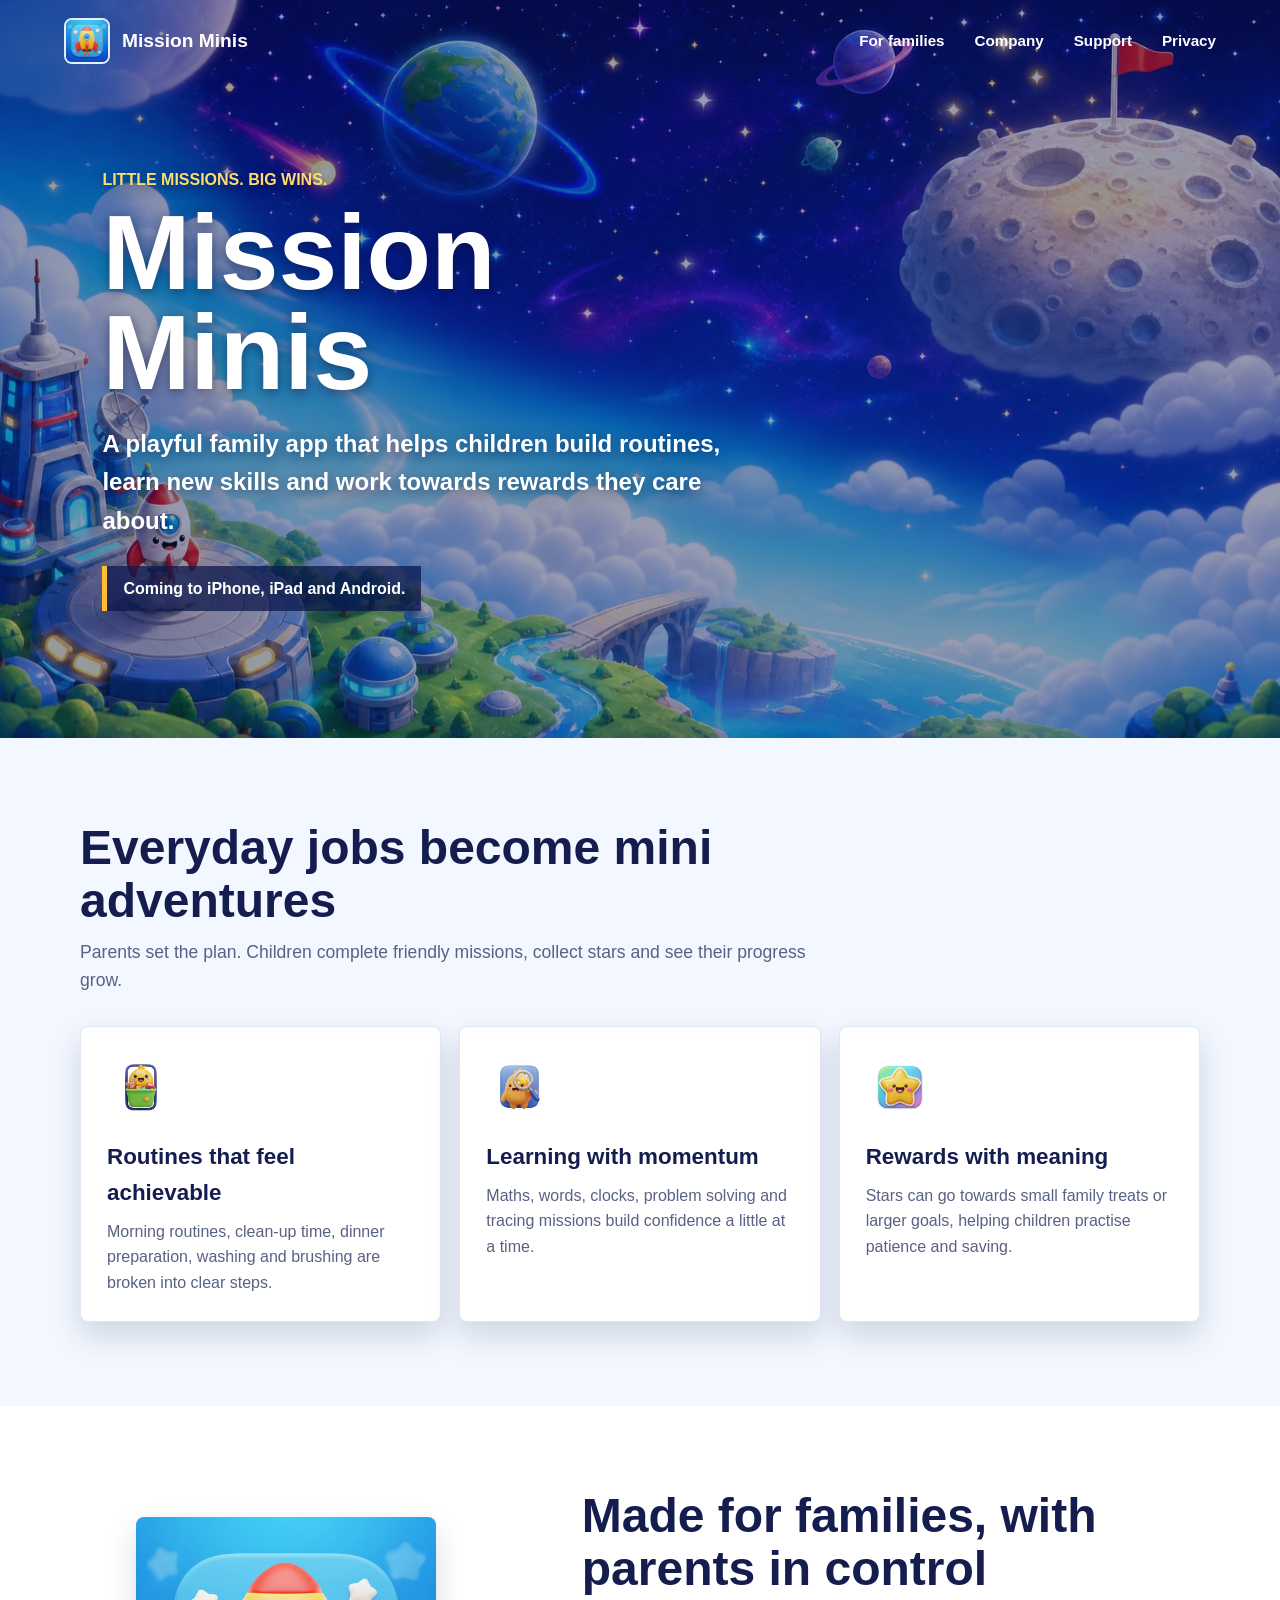
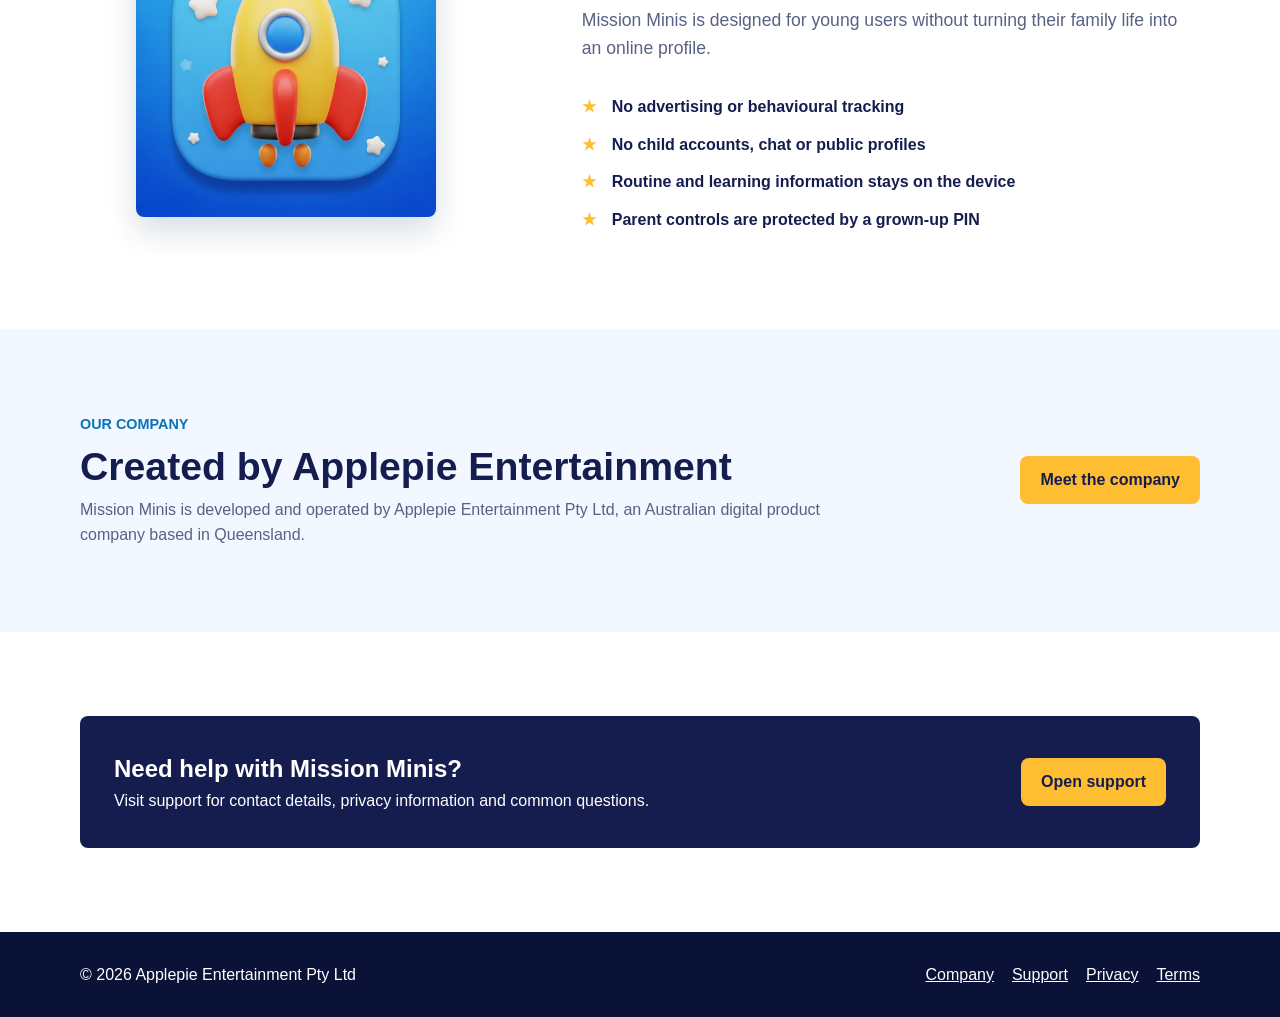
<file: index.html>
<!doctype html>
<html lang="en">
  <head>
    <meta charset="utf-8" />
    <meta name="viewport" content="width=device-width, initial-scale=1" />
    <meta name="description" content="Mission Minis turns family routines, learning and rewards into playful missions for children." />
    <title>Mission Minis | Little missions, big wins</title>
    <link rel="icon" href="assets/icon.png" />
    <link rel="stylesheet" href="site.css" />
  </head>
  <body>
    <header class="site-header">
      <a class="brand" href="./" aria-label="Mission Minis home">
        <img src="assets/icon.png" alt="" />
        <span>Mission Minis</span>
      </a>
      <nav class="site-nav" aria-label="Main navigation">
        <a href="#families">For families</a>
        <a href="company/">Company</a>
        <a href="support/">Support</a>
        <a href="privacy/">Privacy</a>
      </nav>
    </header>

    <main>
      <section class="hero">
        <div class="hero-content">
          <p class="hero-kicker">Little missions. Big wins.</p>
          <h1>Mission Minis</h1>
          <p class="hero-copy">A playful family app that helps children build routines, learn new skills and work towards rewards they care about.</p>
          <p class="hero-note">Coming to iPhone, iPad and Android.</p>
        </div>
      </section>

      <section class="band soft" id="families">
        <div class="band-inner">
          <div class="section-heading">
            <h2>Everyday jobs become mini adventures</h2>
            <p>Parents set the plan. Children complete friendly missions, collect stars and see their progress grow.</p>
          </div>
          <div class="feature-grid">
            <article class="feature">
              <img class="feature-icon" src="assets/toybox.png" alt="Toy box character" />
              <h3>Routines that feel achievable</h3>
              <p>Morning routines, clean-up time, dinner preparation, washing and brushing are broken into clear steps.</p>
            </article>
            <article class="feature">
              <img class="feature-icon" src="assets/magnifier.png" alt="Learning character" />
              <h3>Learning with momentum</h3>
              <p>Maths, words, clocks, problem solving and tracing missions build confidence a little at a time.</p>
            </article>
            <article class="feature">
              <img class="feature-icon" src="assets/star.png" alt="Smiling star" />
              <h3>Rewards with meaning</h3>
              <p>Stars can go towards small family treats or larger goals, helping children practise patience and saving.</p>
            </article>
          </div>
        </div>
      </section>

      <section class="band">
        <div class="band-inner trust-layout">
          <img class="trust-visual" src="assets/icon.png" alt="Mission Minis rocket app icon" />
          <div>
            <div class="section-heading">
              <h2>Made for families, with parents in control</h2>
              <p>Mission Minis is designed for young users without turning their family life into an online profile.</p>
            </div>
            <ul class="trust-list">
              <li>No advertising or behavioural tracking</li>
              <li>No child accounts, chat or public profiles</li>
              <li>Routine and learning information stays on the device</li>
              <li>Parent controls are protected by a grown-up PIN</li>
            </ul>
          </div>
        </div>
      </section>

      <section class="band soft">
        <div class="band-inner company-strip">
          <div>
            <p class="section-kicker">Our company</p>
            <h2>Created by Applepie Entertainment</h2>
            <p>Mission Minis is developed and operated by Applepie Entertainment Pty Ltd, an Australian digital product company based in Queensland.</p>
          </div>
          <a class="button-link" href="company/">Meet the company</a>
        </div>
      </section>

      <section class="band">
        <div class="band-inner support-strip">
          <div>
            <h2>Need help with Mission Minis?</h2>
            <p>Visit support for contact details, privacy information and common questions.</p>
          </div>
          <a class="button-link" href="support/">Open support</a>
        </div>
      </section>
    </main>

    <footer class="site-footer">
      <div class="footer-inner">
        <p>&copy; 2026 Applepie Entertainment Pty Ltd</p>
        <div class="footer-links">
          <a href="company/">Company</a>
          <a href="support/">Support</a>
          <a href="privacy/">Privacy</a>
          <a href="terms/">Terms</a>
        </div>
      </div>
    </footer>
  </body>
</html>
</file>
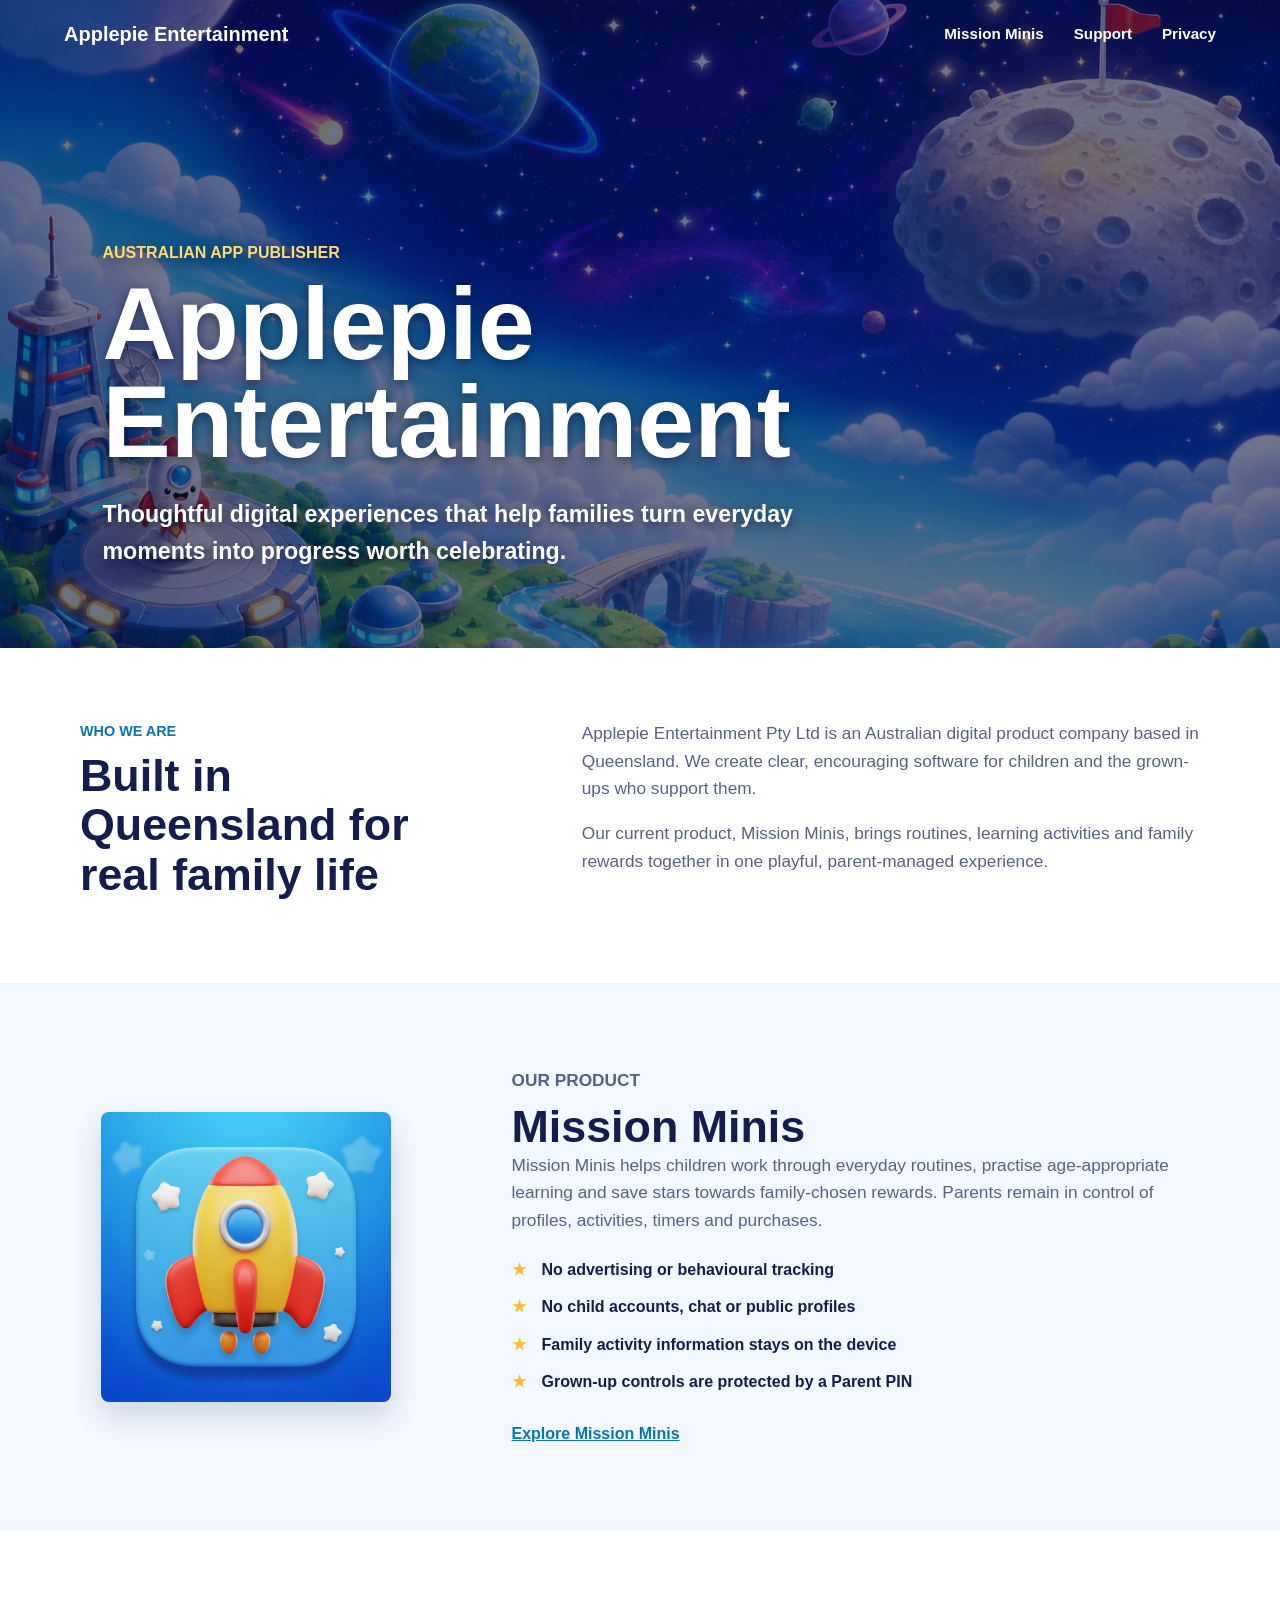
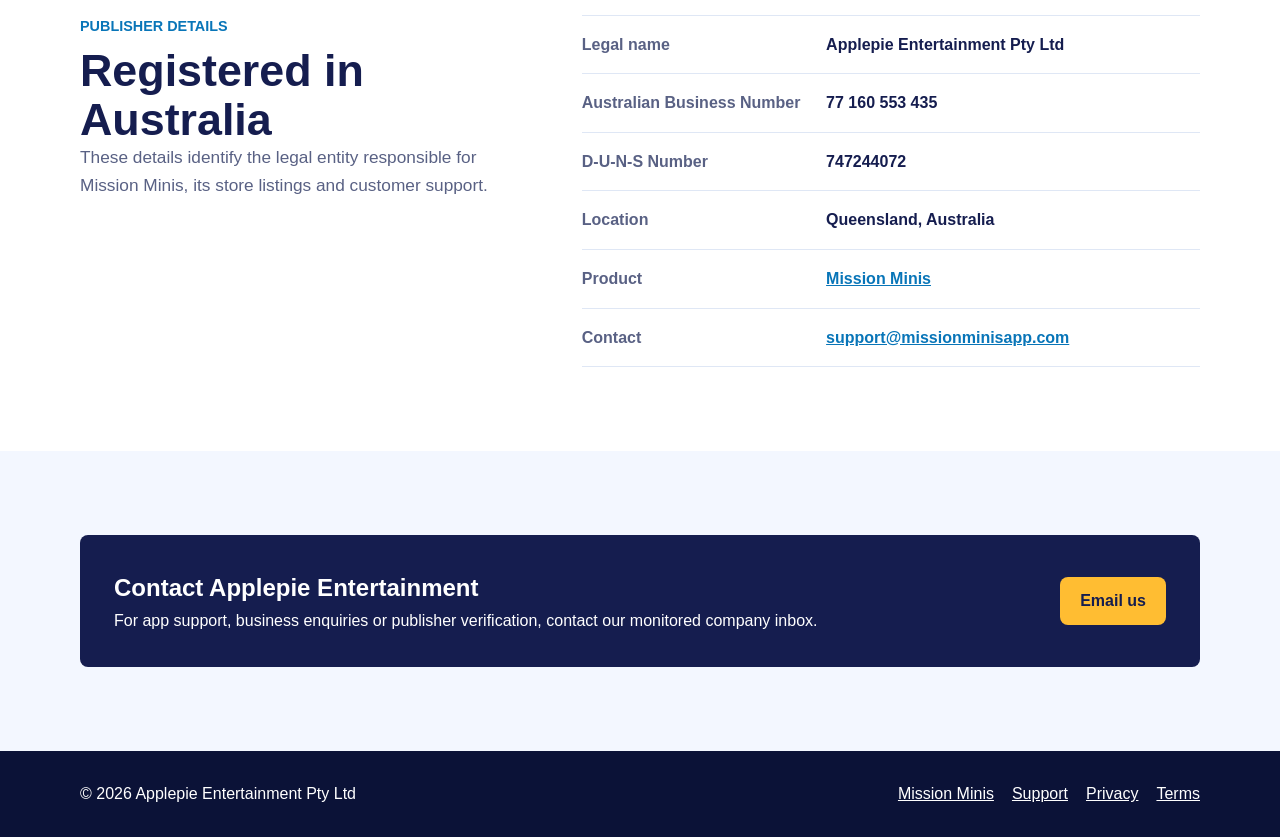
<file: company/index.html>
<!doctype html>
<html lang="en">
  <head>
    <meta charset="utf-8" />
    <meta name="viewport" content="width=device-width, initial-scale=1" />
    <meta name="description" content="Applepie Entertainment Pty Ltd is an Australian digital product company and the creator of Mission Minis." />
    <title>Applepie Entertainment | Australian app publisher</title>
    <link rel="icon" href="../assets/icon.png" />
    <link rel="stylesheet" href="../site.css" />
    <script type="application/ld+json">
      {
        "@context": "https://schema.org",
        "@type": "Organization",
        "name": "Applepie Entertainment Pty Ltd",
        "legalName": "Applepie Entertainment Pty Ltd",
        "url": "https://missionminisapp.com/company/",
        "logo": "https://missionminisapp.com/assets/icon.png",
        "email": "support@missionminisapp.com",
        "description": "Australian digital product company and creator of the Mission Minis family app.",
        "address": {
          "@type": "PostalAddress",
          "addressRegion": "Queensland",
          "addressCountry": "AU"
        },
        "identifier": [
          {
            "@type": "PropertyValue",
            "propertyID": "ABN",
            "value": "77160553435"
          },
          {
            "@type": "PropertyValue",
            "propertyID": "D-U-N-S",
            "value": "747244072"
          }
        ],
        "contactPoint": {
          "@type": "ContactPoint",
          "contactType": "customer support",
          "email": "support@missionminisapp.com",
          "availableLanguage": "English"
        }
      }
    </script>
  </head>
  <body>
    <header class="site-header">
      <a class="brand company-brand" href="./" aria-label="Applepie Entertainment home">
        <span>Applepie Entertainment</span>
      </a>
      <nav class="site-nav" aria-label="Main navigation">
        <a href="../">Mission Minis</a>
        <a href="../support/">Support</a>
        <a href="../privacy/">Privacy</a>
      </nav>
    </header>

    <main>
      <section class="company-hero">
        <div class="company-hero-content">
          <p class="hero-kicker">Australian app publisher</p>
          <h1>Applepie Entertainment</h1>
          <p>Thoughtful digital experiences that help families turn everyday moments into progress worth celebrating.</p>
        </div>
      </section>

      <section class="band company-intro">
        <div class="band-inner company-intro-layout">
          <div>
            <p class="section-kicker">Who we are</p>
            <h2>Built in Queensland for real family life</h2>
          </div>
          <div class="company-copy">
            <p>Applepie Entertainment Pty Ltd is an Australian digital product company based in Queensland. We create clear, encouraging software for children and the grown-ups who support them.</p>
            <p>Our current product, Mission Minis, brings routines, learning activities and family rewards together in one playful, parent-managed experience.</p>
          </div>
        </div>
      </section>

      <section class="band soft">
        <div class="band-inner product-layout">
          <img class="product-visual" src="../assets/icon.png" alt="Mission Minis rocket app icon" />
          <div>
            <p class="section-kicker">Our product</p>
            <h2>Mission Minis</h2>
            <p>Mission Minis helps children work through everyday routines, practise age-appropriate learning and save stars towards family-chosen rewards. Parents remain in control of profiles, activities, timers and purchases.</p>
            <ul class="trust-list compact">
              <li>No advertising or behavioural tracking</li>
              <li>No child accounts, chat or public profiles</li>
              <li>Family activity information stays on the device</li>
              <li>Grown-up controls are protected by a Parent PIN</li>
            </ul>
            <a class="text-link" href="../">Explore Mission Minis</a>
          </div>
        </div>
      </section>

      <section class="band">
        <div class="band-inner publisher-layout">
          <div>
            <p class="section-kicker">Publisher details</p>
            <h2>Registered in Australia</h2>
            <p>These details identify the legal entity responsible for Mission Minis, its store listings and customer support.</p>
          </div>
          <dl class="publisher-details">
            <div><dt>Legal name</dt><dd>Applepie Entertainment Pty Ltd</dd></div>
            <div><dt>Australian Business Number</dt><dd>77 160 553 435</dd></div>
            <div><dt>D-U-N-S Number</dt><dd>747244072</dd></div>
            <div><dt>Location</dt><dd>Queensland, Australia</dd></div>
            <div><dt>Product</dt><dd><a href="../">Mission Minis</a></dd></div>
            <div><dt>Contact</dt><dd><a href="mailto:support@missionminisapp.com">support@missionminisapp.com</a></dd></div>
          </dl>
        </div>
      </section>

      <section class="band soft">
        <div class="band-inner support-strip">
          <div>
            <h2>Contact Applepie Entertainment</h2>
            <p>For app support, business enquiries or publisher verification, contact our monitored company inbox.</p>
          </div>
          <a class="button-link" href="mailto:support@missionminisapp.com">Email us</a>
        </div>
      </section>
    </main>

    <footer class="site-footer">
      <div class="footer-inner">
        <p>&copy; 2026 Applepie Entertainment Pty Ltd</p>
        <div class="footer-links">
          <a href="../">Mission Minis</a>
          <a href="../support/">Support</a>
          <a href="../privacy/">Privacy</a>
          <a href="../terms/">Terms</a>
        </div>
      </div>
    </footer>
  </body>
</html>
</file>
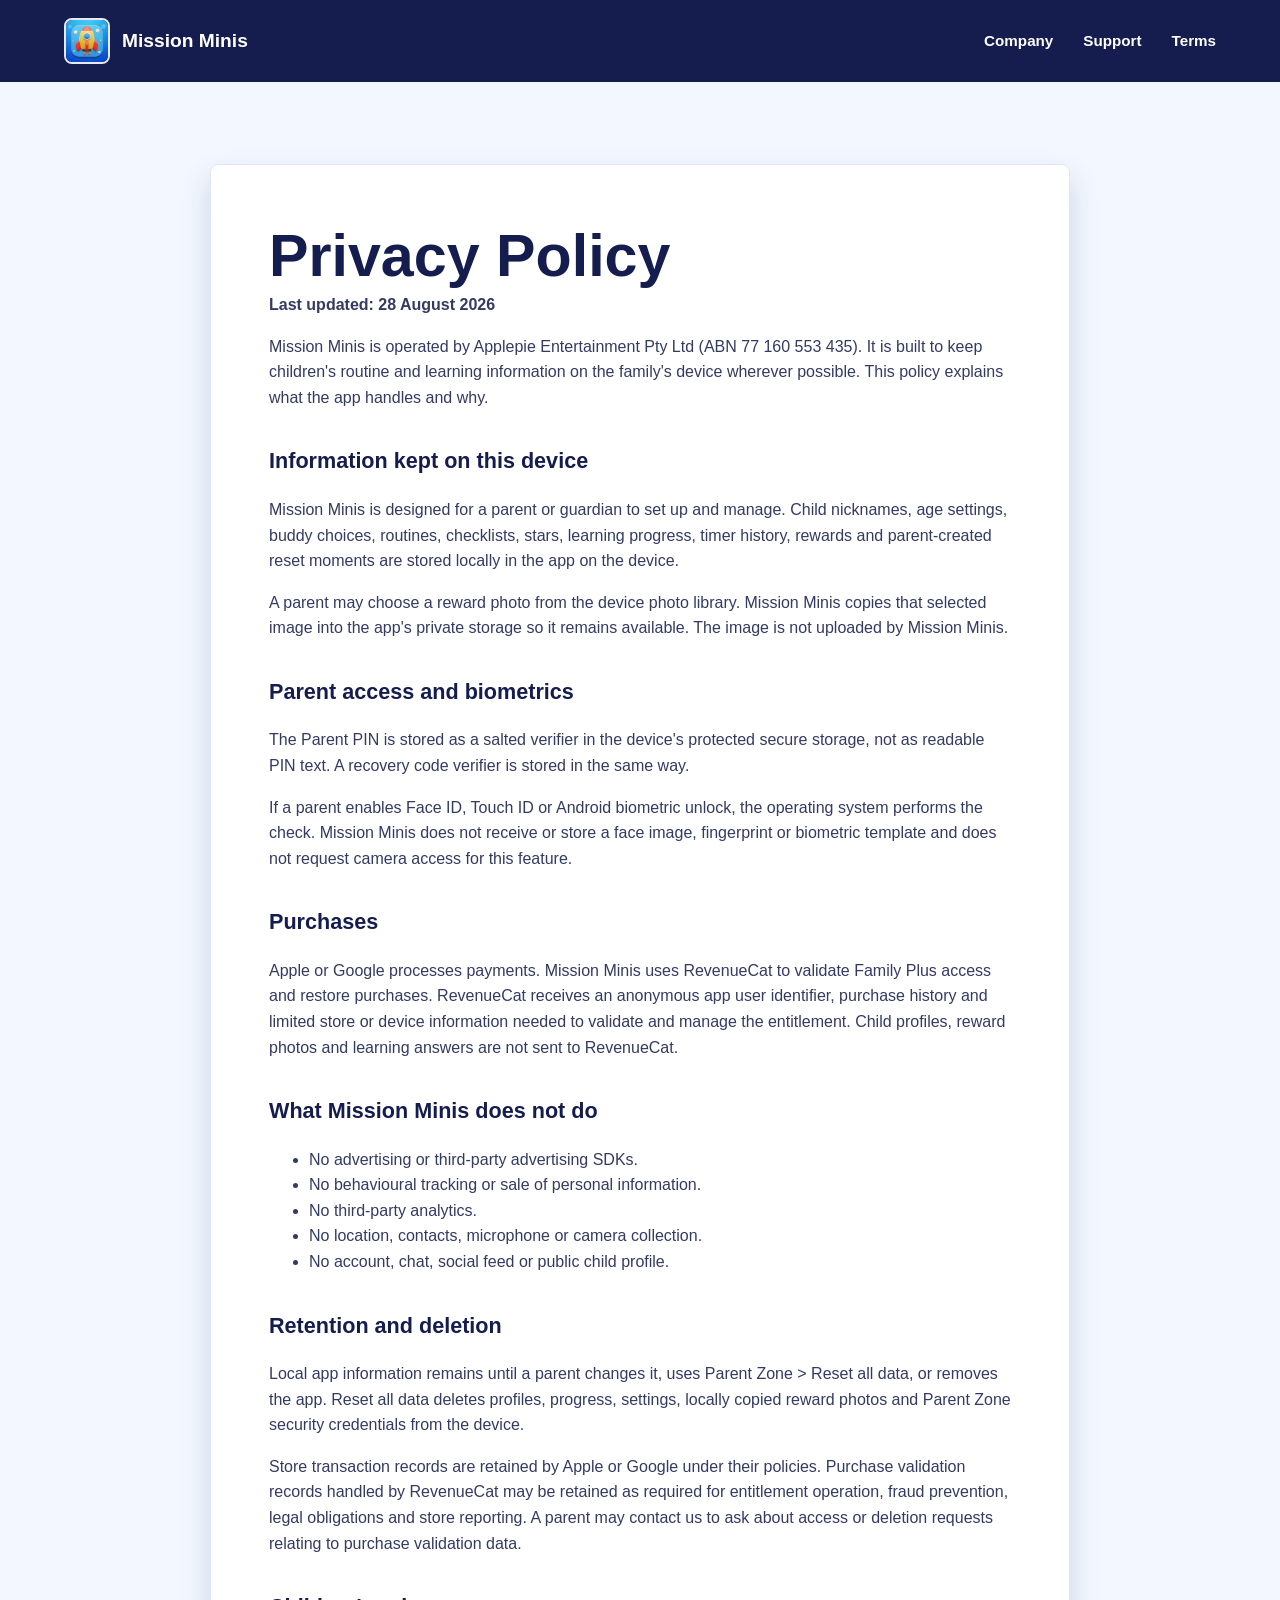
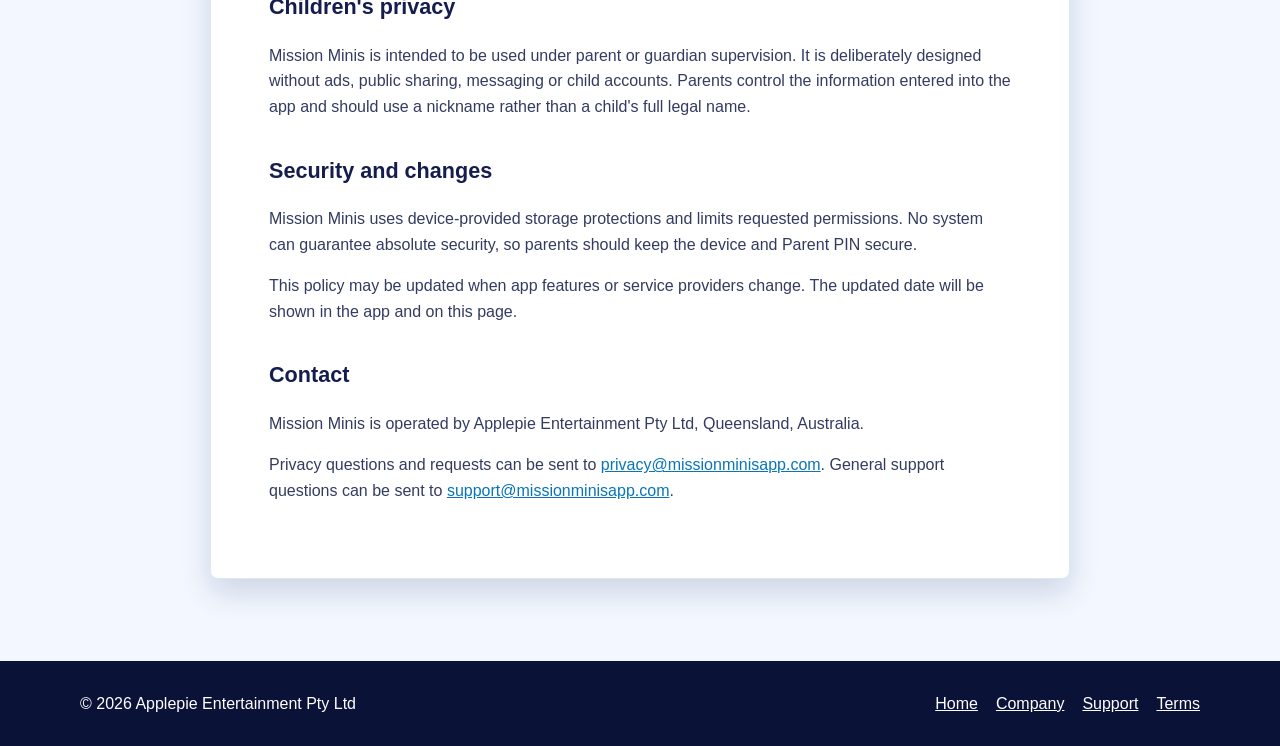
<file: privacy/index.html>
<!doctype html>
<html lang="en">
  <head>
    <meta charset="utf-8" />
    <meta name="viewport" content="width=device-width, initial-scale=1" />
    <meta name="description" content="Mission Minis privacy policy." />
    <title>Privacy Policy | Mission Minis</title>
    <link rel="icon" href="../assets/icon.png" />
    <link rel="stylesheet" href="../site.css" />
  </head>
  <body>
    <header class="site-header solid">
      <a class="brand" href="../"><img src="../assets/icon.png" alt="" /><span>Mission Minis</span></a>
      <nav class="site-nav" aria-label="Main navigation"><a href="../company/">Company</a><a href="../support/">Support</a><a href="../terms/">Terms</a></nav>
    </header>
    <main class="legal-main">
      <article class="legal-document">
        <h1>Privacy Policy</h1>
        <p class="updated">Last updated: 28 August 2026</p>
        <p>Mission Minis is operated by Applepie Entertainment Pty Ltd (ABN 77 160 553 435). It is built to keep children's routine and learning information on the family's device wherever possible. This policy explains what the app handles and why.</p>

        <h2>Information kept on this device</h2>
        <p>Mission Minis is designed for a parent or guardian to set up and manage. Child nicknames, age settings, buddy choices, routines, checklists, stars, learning progress, timer history, rewards and parent-created reset moments are stored locally in the app on the device.</p>
        <p>A parent may choose a reward photo from the device photo library. Mission Minis copies that selected image into the app's private storage so it remains available. The image is not uploaded by Mission Minis.</p>

        <h2>Parent access and biometrics</h2>
        <p>The Parent PIN is stored as a salted verifier in the device's protected secure storage, not as readable PIN text. A recovery code verifier is stored in the same way.</p>
        <p>If a parent enables Face ID, Touch ID or Android biometric unlock, the operating system performs the check. Mission Minis does not receive or store a face image, fingerprint or biometric template and does not request camera access for this feature.</p>

        <h2>Purchases</h2>
        <p>Apple or Google processes payments. Mission Minis uses RevenueCat to validate Family Plus access and restore purchases. RevenueCat receives an anonymous app user identifier, purchase history and limited store or device information needed to validate and manage the entitlement. Child profiles, reward photos and learning answers are not sent to RevenueCat.</p>

        <h2>What Mission Minis does not do</h2>
        <ul>
          <li>No advertising or third-party advertising SDKs.</li>
          <li>No behavioural tracking or sale of personal information.</li>
          <li>No third-party analytics.</li>
          <li>No location, contacts, microphone or camera collection.</li>
          <li>No account, chat, social feed or public child profile.</li>
        </ul>

        <h2>Retention and deletion</h2>
        <p>Local app information remains until a parent changes it, uses Parent Zone &gt; Reset all data, or removes the app. Reset all data deletes profiles, progress, settings, locally copied reward photos and Parent Zone security credentials from the device.</p>
        <p>Store transaction records are retained by Apple or Google under their policies. Purchase validation records handled by RevenueCat may be retained as required for entitlement operation, fraud prevention, legal obligations and store reporting. A parent may contact us to ask about access or deletion requests relating to purchase validation data.</p>

        <h2>Children's privacy</h2>
        <p>Mission Minis is intended to be used under parent or guardian supervision. It is deliberately designed without ads, public sharing, messaging or child accounts. Parents control the information entered into the app and should use a nickname rather than a child's full legal name.</p>

        <h2>Security and changes</h2>
        <p>Mission Minis uses device-provided storage protections and limits requested permissions. No system can guarantee absolute security, so parents should keep the device and Parent PIN secure.</p>
        <p>This policy may be updated when app features or service providers change. The updated date will be shown in the app and on this page.</p>

        <h2>Contact</h2>
        <p>Mission Minis is operated by Applepie Entertainment Pty Ltd, Queensland, Australia.</p>
        <p>Privacy questions and requests can be sent to <a href="mailto:privacy@missionminisapp.com">privacy@missionminisapp.com</a>. General support questions can be sent to <a href="mailto:support@missionminisapp.com">support@missionminisapp.com</a>.</p>
      </article>
    </main>
    <footer class="site-footer"><div class="footer-inner"><p>&copy; 2026 Applepie Entertainment Pty Ltd</p><div class="footer-links"><a href="../">Home</a><a href="../company/">Company</a><a href="../support/">Support</a><a href="../terms/">Terms</a></div></div></footer>
  </body>
</html>
</file>
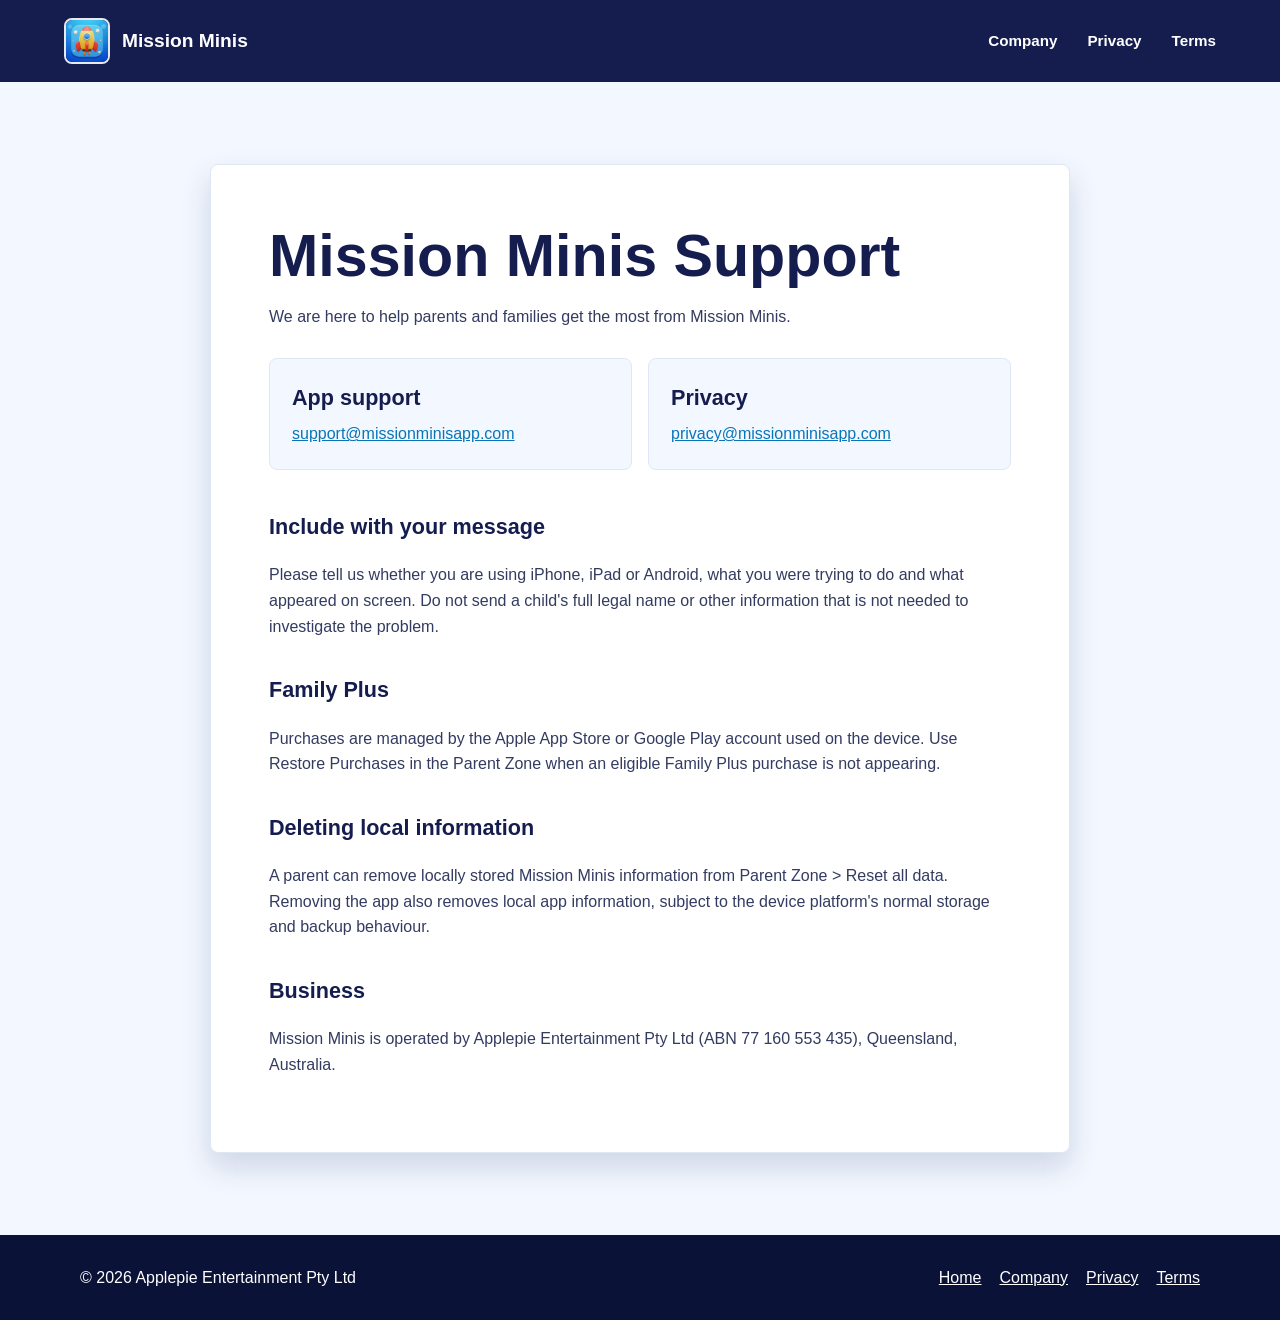
<file: support/index.html>
<!doctype html>
<html lang="en">
  <head>
    <meta charset="utf-8" />
    <meta name="viewport" content="width=device-width, initial-scale=1" />
    <meta name="description" content="Get help with Mission Minis." />
    <title>Support | Mission Minis</title>
    <link rel="icon" href="../assets/icon.png" />
    <link rel="stylesheet" href="../site.css" />
  </head>
  <body>
    <header class="site-header solid">
      <a class="brand" href="../"><img src="../assets/icon.png" alt="" /><span>Mission Minis</span></a>
      <nav class="site-nav" aria-label="Main navigation"><a href="../company/">Company</a><a href="../privacy/">Privacy</a><a href="../terms/">Terms</a></nav>
    </header>
    <main class="legal-main">
      <article class="legal-document">
        <h1>Mission Minis Support</h1>
        <p>We are here to help parents and families get the most from Mission Minis.</p>
        <div class="contact-options">
          <section class="contact-option">
            <h2>App support</h2>
            <p><a href="mailto:support@missionminisapp.com">support@missionminisapp.com</a></p>
          </section>
          <section class="contact-option">
            <h2>Privacy</h2>
            <p><a href="mailto:privacy@missionminisapp.com">privacy@missionminisapp.com</a></p>
          </section>
        </div>

        <h2>Include with your message</h2>
        <p>Please tell us whether you are using iPhone, iPad or Android, what you were trying to do and what appeared on screen. Do not send a child's full legal name or other information that is not needed to investigate the problem.</p>

        <h2>Family Plus</h2>
        <p>Purchases are managed by the Apple App Store or Google Play account used on the device. Use Restore Purchases in the Parent Zone when an eligible Family Plus purchase is not appearing.</p>

        <h2>Deleting local information</h2>
        <p>A parent can remove locally stored Mission Minis information from Parent Zone &gt; Reset all data. Removing the app also removes local app information, subject to the device platform's normal storage and backup behaviour.</p>

        <h2>Business</h2>
        <p>Mission Minis is operated by Applepie Entertainment Pty Ltd (ABN 77 160 553 435), Queensland, Australia.</p>
      </article>
    </main>
    <footer class="site-footer"><div class="footer-inner"><p>&copy; 2026 Applepie Entertainment Pty Ltd</p><div class="footer-links"><a href="../">Home</a><a href="../company/">Company</a><a href="../privacy/">Privacy</a><a href="../terms/">Terms</a></div></div></footer>
  </body>
</html>
</file>
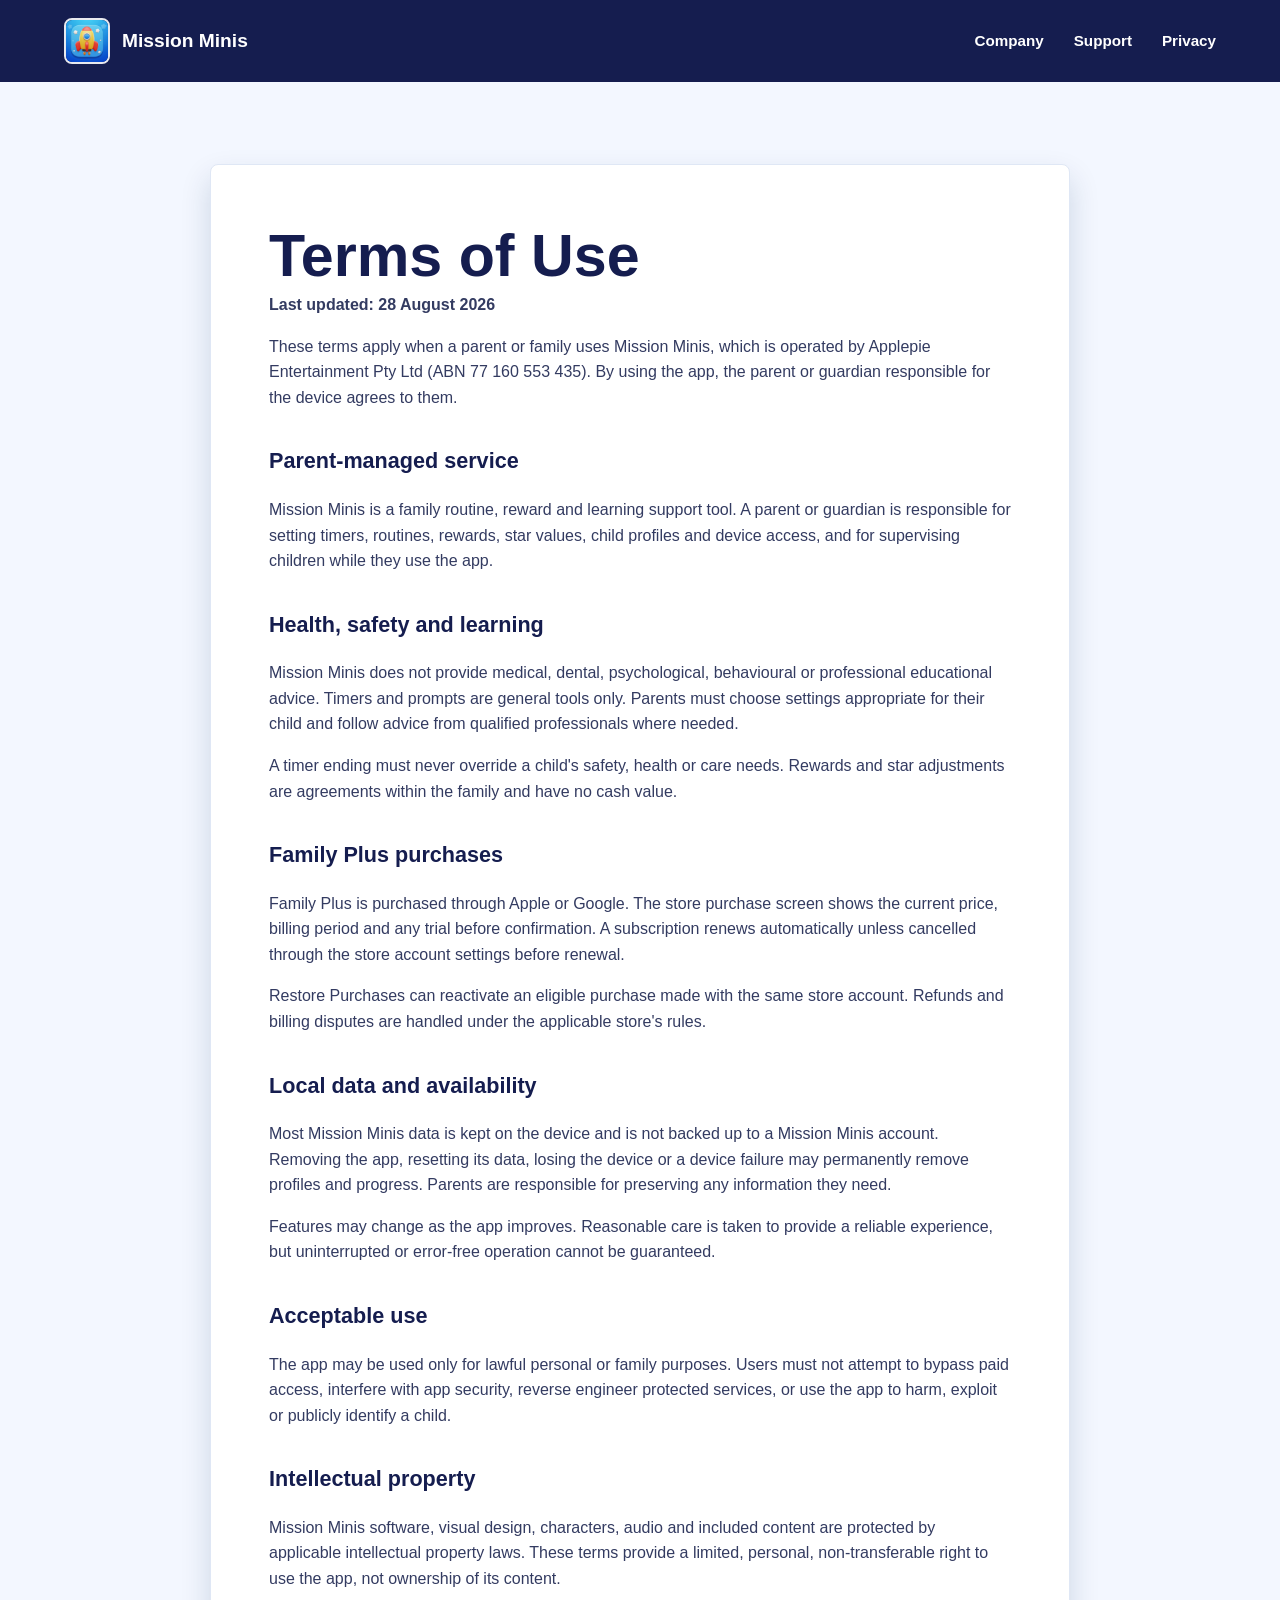
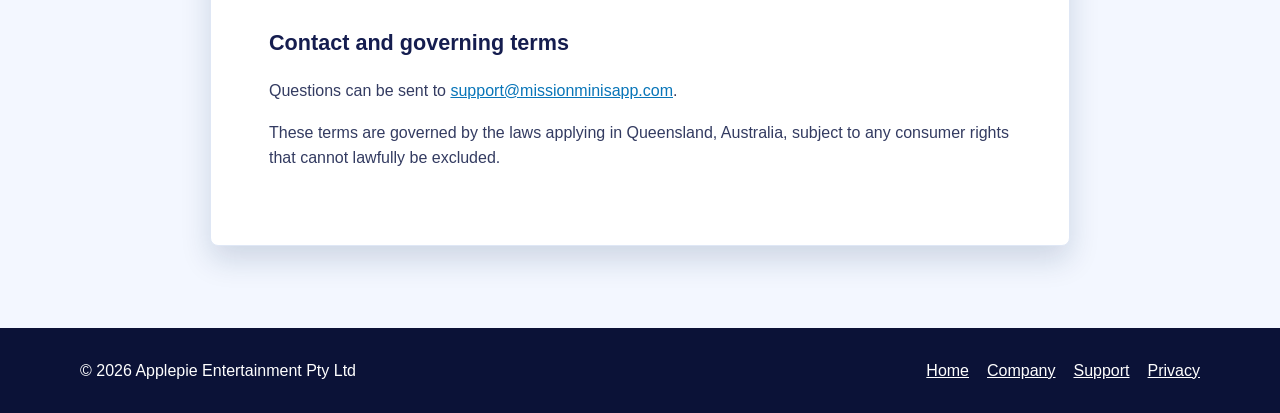
<file: terms/index.html>
<!doctype html>
<html lang="en">
  <head>
    <meta charset="utf-8" />
    <meta name="viewport" content="width=device-width, initial-scale=1" />
    <meta name="description" content="Mission Minis terms of use." />
    <title>Terms of Use | Mission Minis</title>
    <link rel="icon" href="../assets/icon.png" />
    <link rel="stylesheet" href="../site.css" />
  </head>
  <body>
    <header class="site-header solid">
      <a class="brand" href="../"><img src="../assets/icon.png" alt="" /><span>Mission Minis</span></a>
      <nav class="site-nav" aria-label="Main navigation"><a href="../company/">Company</a><a href="../support/">Support</a><a href="../privacy/">Privacy</a></nav>
    </header>
    <main class="legal-main">
      <article class="legal-document">
        <h1>Terms of Use</h1>
        <p class="updated">Last updated: 28 August 2026</p>
        <p>These terms apply when a parent or family uses Mission Minis, which is operated by Applepie Entertainment Pty Ltd (ABN 77 160 553 435). By using the app, the parent or guardian responsible for the device agrees to them.</p>

        <h2>Parent-managed service</h2>
        <p>Mission Minis is a family routine, reward and learning support tool. A parent or guardian is responsible for setting timers, routines, rewards, star values, child profiles and device access, and for supervising children while they use the app.</p>

        <h2>Health, safety and learning</h2>
        <p>Mission Minis does not provide medical, dental, psychological, behavioural or professional educational advice. Timers and prompts are general tools only. Parents must choose settings appropriate for their child and follow advice from qualified professionals where needed.</p>
        <p>A timer ending must never override a child's safety, health or care needs. Rewards and star adjustments are agreements within the family and have no cash value.</p>

        <h2>Family Plus purchases</h2>
        <p>Family Plus is purchased through Apple or Google. The store purchase screen shows the current price, billing period and any trial before confirmation. A subscription renews automatically unless cancelled through the store account settings before renewal.</p>
        <p>Restore Purchases can reactivate an eligible purchase made with the same store account. Refunds and billing disputes are handled under the applicable store's rules.</p>

        <h2>Local data and availability</h2>
        <p>Most Mission Minis data is kept on the device and is not backed up to a Mission Minis account. Removing the app, resetting its data, losing the device or a device failure may permanently remove profiles and progress. Parents are responsible for preserving any information they need.</p>
        <p>Features may change as the app improves. Reasonable care is taken to provide a reliable experience, but uninterrupted or error-free operation cannot be guaranteed.</p>

        <h2>Acceptable use</h2>
        <p>The app may be used only for lawful personal or family purposes. Users must not attempt to bypass paid access, interfere with app security, reverse engineer protected services, or use the app to harm, exploit or publicly identify a child.</p>

        <h2>Intellectual property</h2>
        <p>Mission Minis software, visual design, characters, audio and included content are protected by applicable intellectual property laws. These terms provide a limited, personal, non-transferable right to use the app, not ownership of its content.</p>

        <h2>Contact and governing terms</h2>
        <p>Questions can be sent to <a href="mailto:support@missionminisapp.com">support@missionminisapp.com</a>.</p>
        <p>These terms are governed by the laws applying in Queensland, Australia, subject to any consumer rights that cannot lawfully be excluded.</p>
      </article>
    </main>
    <footer class="site-footer"><div class="footer-inner"><p>&copy; 2026 Applepie Entertainment Pty Ltd</p><div class="footer-links"><a href="../">Home</a><a href="../company/">Company</a><a href="../support/">Support</a><a href="../privacy/">Privacy</a></div></div></footer>
  </body>
</html>
</file>
<file: site.css>
:root {
  color-scheme: light;
  --ink: #151d4f;
  --muted: #596184;
  --blue: #139edc;
  --blue-deep: #0875b8;
  --green: #65be43;
  --yellow: #ffbd32;
  --coral: #f26565;
  --surface: #ffffff;
  --soft: #f3f7ff;
  --line: #dfe7f5;
  --shadow: 0 14px 30px rgba(13, 41, 89, 0.16);
}

* {
  box-sizing: border-box;
}

html {
  scroll-behavior: smooth;
}

body {
  margin: 0;
  background: var(--surface);
  color: var(--ink);
  font-family: "Trebuchet MS", "Arial Rounded MT Bold", Arial, sans-serif;
  line-height: 1.6;
}

a {
  color: var(--blue-deep);
}

img {
  display: block;
  max-width: 100%;
}

.site-header {
  position: absolute;
  z-index: 10;
  top: 0;
  left: 0;
  width: 100%;
  padding: 18px clamp(20px, 5vw, 72px);
  display: flex;
  align-items: center;
  justify-content: space-between;
  gap: 24px;
  color: #ffffff;
}

.site-header.solid {
  position: relative;
  background: var(--ink);
}

.brand {
  display: inline-flex;
  align-items: center;
  gap: 12px;
  color: inherit;
  font-size: 1.2rem;
  font-weight: 800;
  text-decoration: none;
}

.brand img {
  width: 46px;
  height: 46px;
  border: 2px solid rgba(255, 255, 255, 0.9);
  border-radius: 8px;
}

.site-nav {
  display: flex;
  align-items: center;
  gap: clamp(14px, 3vw, 30px);
}

.site-nav a {
  color: inherit;
  font-size: 0.95rem;
  font-weight: 700;
  text-decoration: none;
}

.hero {
  position: relative;
  min-height: min(82vh, 760px);
  padding: 130px clamp(24px, 8vw, 120px) 74px;
  display: flex;
  align-items: center;
  background-color: #172c83;
  background-image: url("assets/moon-mission-background.jpg");
  background-position: center;
  background-size: cover;
  color: #ffffff;
}

.hero::before {
  position: absolute;
  inset: 0;
  background: rgba(10, 19, 71, 0.42);
  content: "";
}

.hero-content {
  position: relative;
  width: min(680px, 100%);
  text-shadow: 0 3px 12px rgba(5, 16, 55, 0.5);
}

.hero-kicker {
  margin: 0 0 10px;
  color: #ffdb70;
  font-size: 1rem;
  font-weight: 800;
  text-transform: uppercase;
}

.hero h1 {
  margin: 0;
  font-size: 6.6rem;
  line-height: 0.95;
  letter-spacing: 0;
}

.hero-copy {
  max-width: 630px;
  margin: 22px 0 0;
  font-size: 1.5rem;
  font-weight: 700;
}

.hero-note {
  display: inline-block;
  margin-top: 26px;
  padding: 10px 16px;
  border-left: 5px solid var(--yellow);
  background: rgba(12, 23, 76, 0.74);
  font-weight: 700;
  text-shadow: none;
}

.section-kicker {
  margin: 0 0 8px;
  color: var(--blue-deep);
  font-size: 0.9rem;
  font-weight: 800;
  text-transform: uppercase;
}

.band {
  padding: clamp(48px, 7vw, 84px) clamp(20px, 6vw, 84px);
}

.band.soft {
  background: var(--soft);
}

.band-inner {
  width: min(1120px, 100%);
  margin: 0 auto;
}

.section-heading {
  max-width: 760px;
  margin-bottom: 32px;
}

.section-heading h2 {
  margin: 0 0 10px;
  font-size: 3rem;
  line-height: 1.1;
}

.section-heading p {
  margin: 0;
  color: var(--muted);
  font-size: 1.1rem;
}

.feature-grid {
  display: grid;
  grid-template-columns: repeat(3, minmax(0, 1fr));
  gap: 18px;
}

.feature {
  min-height: 220px;
  padding: 26px;
  border: 1px solid var(--line);
  border-radius: 8px;
  background: var(--surface);
  box-shadow: var(--shadow);
}

.feature-icon {
  width: 68px;
  height: 68px;
  margin-bottom: 18px;
  object-fit: contain;
}

.feature h3 {
  margin: 0 0 8px;
  font-size: 1.4rem;
}

.feature p {
  margin: 0;
  color: var(--muted);
}

.trust-layout {
  display: grid;
  grid-template-columns: 0.8fr 1.2fr;
  align-items: center;
  gap: clamp(34px, 7vw, 90px);
}

.trust-visual {
  width: min(300px, 70vw);
  margin: 0 auto;
  border-radius: 8px;
  box-shadow: var(--shadow);
}

.trust-list {
  margin: 22px 0 0;
  padding: 0;
  list-style: none;
}

.trust-list li {
  margin: 12px 0;
  padding-left: 30px;
  position: relative;
  font-weight: 700;
}

.trust-list li::before {
  position: absolute;
  left: 0;
  content: "\2605";
  color: var(--yellow);
}

.support-strip {
  display: flex;
  align-items: center;
  justify-content: space-between;
  gap: 28px;
  padding: 34px;
  border-radius: 8px;
  background: var(--ink);
  color: #ffffff;
}

.company-strip {
  display: flex;
  align-items: center;
  justify-content: space-between;
  gap: clamp(28px, 6vw, 72px);
}

.company-strip > div {
  max-width: 760px;
}

.company-strip h2,
.company-strip p {
  margin-top: 0;
}

.company-strip h2 {
  margin-bottom: 8px;
  font-size: 2.45rem;
  line-height: 1.15;
}

.company-strip p:last-child {
  margin-bottom: 0;
  color: var(--muted);
}

.company-brand {
  font-size: 1.25rem;
}

.company-hero {
  position: relative;
  min-height: min(72vh, 650px);
  padding: 134px clamp(24px, 8vw, 120px) 78px;
  display: flex;
  align-items: flex-end;
  background-color: #172c83;
  background-image: url("assets/moon-mission-background.jpg");
  background-position: center;
  background-size: cover;
  color: #ffffff;
}

.company-hero::before {
  position: absolute;
  inset: 0;
  background: rgba(8, 17, 58, 0.58);
  content: "";
}

.company-hero-content {
  position: relative;
  width: min(860px, 100%);
  text-shadow: 0 3px 12px rgba(5, 16, 55, 0.55);
}

.company-hero h1 {
  margin: 0;
  max-width: 820px;
  font-size: clamp(3.8rem, 8vw, 7rem);
  line-height: 0.96;
  letter-spacing: 0;
}

.company-hero-content > p:last-child {
  max-width: 760px;
  margin: 24px 0 0;
  font-size: 1.45rem;
  font-weight: 700;
}

.company-intro {
  padding-top: clamp(44px, 6vw, 72px);
}

.company-intro-layout,
.publisher-layout {
  display: grid;
  grid-template-columns: minmax(0, 0.8fr) minmax(0, 1.2fr);
  gap: clamp(34px, 7vw, 90px);
}

.company-intro-layout h2,
.product-layout h2,
.publisher-layout h2 {
  margin: 0;
  font-size: 2.8rem;
  line-height: 1.1;
}

.company-copy p,
.product-layout > div > p,
.publisher-layout > div > p:last-child {
  margin-top: 0;
  color: var(--muted);
  font-size: 1.08rem;
}

.product-layout {
  display: grid;
  grid-template-columns: minmax(220px, 0.65fr) minmax(0, 1.35fr);
  align-items: center;
  gap: clamp(36px, 8vw, 100px);
}

.product-visual {
  width: min(290px, 72vw);
  margin: 0 auto;
  border-radius: 8px;
  box-shadow: var(--shadow);
}

.trust-list.compact {
  margin-bottom: 26px;
}

.text-link {
  font-weight: 800;
}

.publisher-details {
  margin: 0;
  border-top: 1px solid var(--line);
}

.publisher-details div {
  display: grid;
  grid-template-columns: minmax(170px, 0.75fr) minmax(0, 1.25fr);
  gap: 20px;
  padding: 16px 0;
  border-bottom: 1px solid var(--line);
}

.publisher-details dt {
  color: var(--muted);
  font-weight: 700;
}

.publisher-details dd {
  margin: 0;
  font-weight: 800;
}

.support-strip h2,
.support-strip p {
  margin: 0;
}

.button-link {
  flex: none;
  display: inline-flex;
  align-items: center;
  justify-content: center;
  min-height: 48px;
  padding: 11px 20px;
  border-radius: 8px;
  background: var(--yellow);
  color: var(--ink);
  font-weight: 800;
  text-decoration: none;
}

.legal-main {
  min-height: 70vh;
  padding: clamp(44px, 7vw, 82px) 20px;
  background: var(--soft);
}

.legal-document {
  width: min(860px, 100%);
  margin: 0 auto;
  padding: clamp(26px, 5vw, 58px);
  border: 1px solid var(--line);
  border-radius: 8px;
  background: #ffffff;
  box-shadow: var(--shadow);
}

.legal-document h1 {
  margin: 0 0 4px;
  font-size: 3.7rem;
  line-height: 1.1;
}

.legal-document h2 {
  margin-top: 34px;
  font-size: 1.35rem;
}

.legal-document p,
.legal-document li {
  color: #333b61;
}

.updated {
  margin-top: 0;
  color: var(--muted);
  font-weight: 700;
}

.contact-options {
  display: grid;
  grid-template-columns: repeat(2, minmax(0, 1fr));
  gap: 16px;
  margin: 28px 0 40px;
}

.contact-option {
  padding: 22px;
  border: 1px solid var(--line);
  border-radius: 8px;
  background: var(--soft);
}

.contact-option h2 {
  margin: 0 0 6px;
}

.contact-option p {
  margin: 0;
}

.site-footer {
  padding: 30px 20px;
  background: #0b1237;
  color: #ffffff;
}

.footer-inner {
  width: min(1120px, 100%);
  margin: 0 auto;
  display: flex;
  align-items: center;
  justify-content: space-between;
  gap: 20px;
}

.footer-inner p {
  margin: 0;
}

.footer-links {
  display: flex;
  flex-wrap: wrap;
  gap: 18px;
}

.footer-links a {
  color: #ffffff;
}

@media (max-width: 760px) {
  .site-header {
    align-items: flex-start;
  }

  .brand span {
    display: none;
  }

  .site-nav {
    gap: 13px;
  }

  .site-nav a {
    font-size: 0.86rem;
  }

  .hero {
    min-height: 700px;
    align-items: flex-end;
    padding-bottom: 82px;
    background-position: 38% center;
  }

  .hero h1 {
    font-size: 4.4rem;
  }

  .hero-copy {
    font-size: 1.15rem;
  }

  .section-heading h2 {
    font-size: 2.2rem;
  }

  .legal-document h1 {
    font-size: 2.55rem;
  }

  .feature-grid,
  .trust-layout,
  .contact-options,
  .company-intro-layout,
  .product-layout,
  .publisher-layout {
    grid-template-columns: 1fr;
  }

  .company-strip,
  .support-strip,
  .footer-inner {
    align-items: flex-start;
    flex-direction: column;
  }

  .company-hero {
    min-height: 620px;
    padding-bottom: 68px;
    background-position: 38% center;
  }

  .company-hero h1 {
    font-size: 3.7rem;
  }

  .company-hero-content > p:last-child {
    font-size: 1.12rem;
  }

  .publisher-details div {
    grid-template-columns: 1fr;
    gap: 3px;
  }
}

@media (max-width: 410px) {
  .site-header {
    padding-inline: 14px;
    gap: 10px;
  }

  .site-nav {
    gap: 10px;
  }

  .site-nav a {
    font-size: 0.78rem;
  }

  .brand img {
    width: 40px;
    height: 40px;
  }

  .hero h1 {
    font-size: 3.5rem;
  }

  .company-brand {
    max-width: 118px;
    font-size: 0.95rem;
    line-height: 1.05;
  }

  .brand.company-brand span {
    display: inline;
  }

  .company-hero h1 {
    font-size: clamp(2.35rem, 12vw, 3.05rem);
  }
}

@media (prefers-reduced-motion: reduce) {
  html {
    scroll-behavior: auto;
  }
}
</file>
